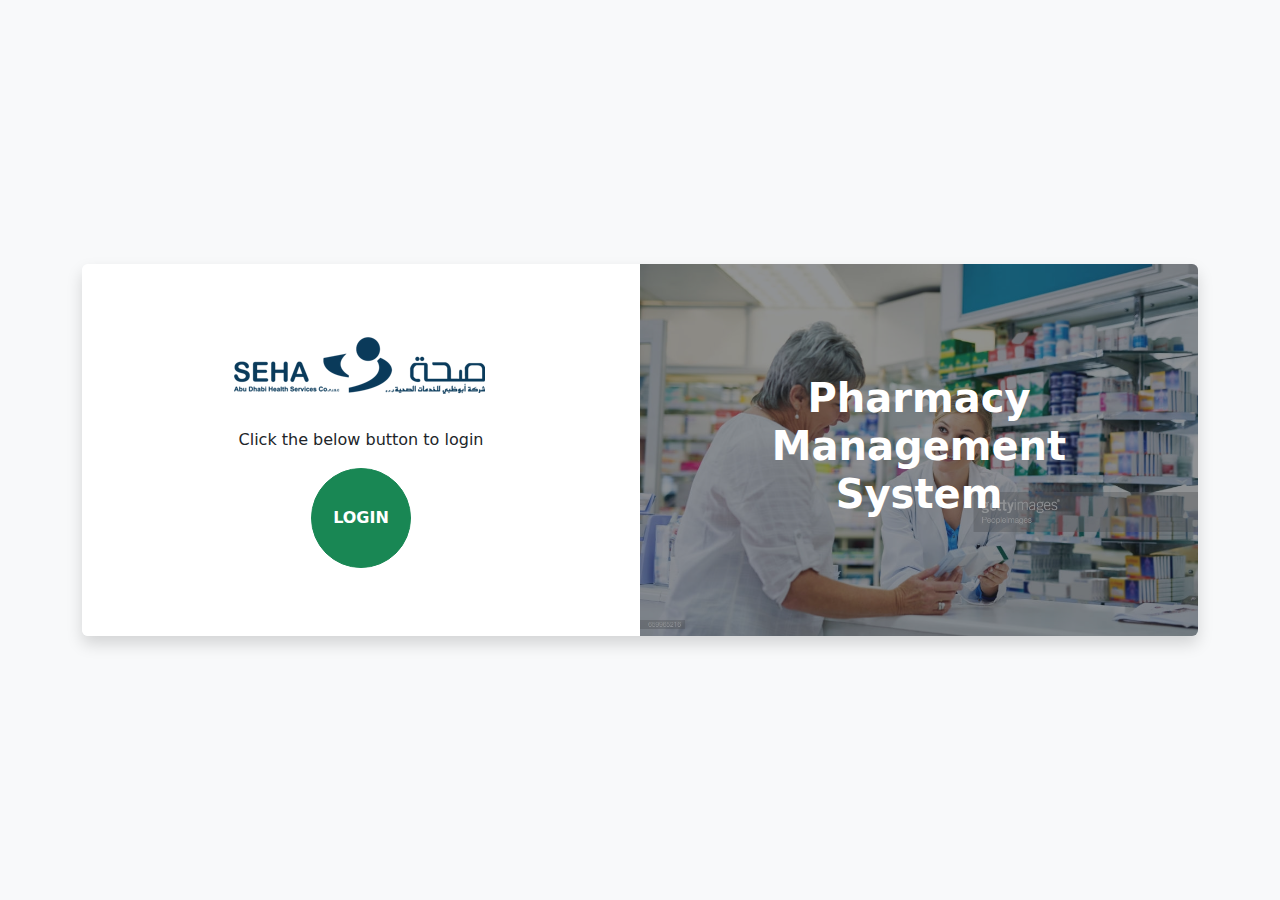
<file: index.html>
<!DOCTYPE html>
<html lang="en">

<head>
  <meta charset="UTF-8">
  <meta name="viewport" content="width=device-width, initial-scale=1.0">
  <title>SEHA Login</title>
  <link href="https://cdn.jsdelivr.net/npm/bootstrap@5.3.3/dist/css/bootstrap.min.css" rel="stylesheet">
</head>

<body class="bg-light d-flex justify-content-center align-items-center min-vh-100">

  <div class="container">
    <div class="row shadow rounded overflow-hidden mx-auto w-100">
      <div class="col-md-6 bg-white d-flex flex-column justify-content-center align-items-center p-4">
        <img src="images/pharmacy-logo.PNG" alt="SEHA Logo" class="img-fluid mb-3">
        <p class="mb-3 text-center">Click the below button to login</p>
        <a href="mainpage.html"
          class="btn btn-success rounded-circle fw-bold d-flex justify-content-center align-items-center" style="width: 100px; height:100px" >
          LOGIN
        </a>
      </div>
      <div class="col-md-6 p-0 position-relative">
        <img src="images/pharmacy.jpg" alt="Pharmacy" class="img-fluid w-100 h-100 object-fit-cover">
        <div class="position-absolute top-0 start-0 w-100 h-100 bg-dark bg-opacity-50 d-flex flex-column justify-content-center align-items-center">
          <h1 class="fw-bold text-white text-center">Pharmacy<br>Management<br>System</h1>
        </div>
      </div>
    </div>
  </div>
        
  <script src="https://cdn.jsdelivr.net/npm/bootstrap@5.3.3/dist/js/bootstrap.bundle.min.js"></script>
</body>

</html>
</file>
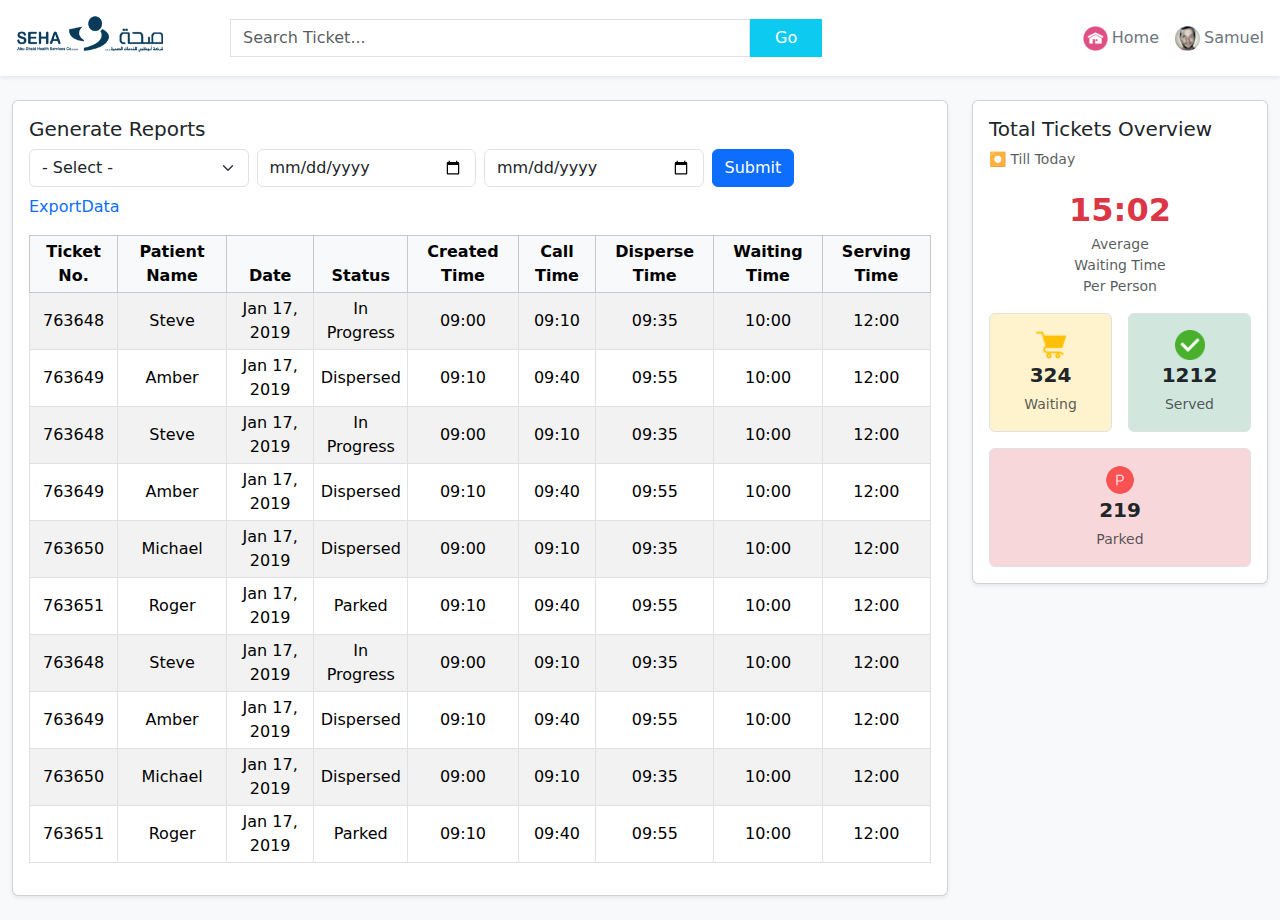
<file: dashboard.html>
<!DOCTYPE html>
<html lang="en">

<head>
  <meta charset="UTF-8">
  <meta name="viewport" content="width=device-width, initial-scale=1.0">
  <title>seha_dashboard</title>
  
  <link href="https://cdn.jsdelivr.net/npm/bootstrap@5.3.3/dist/css/bootstrap.min.css" rel="stylesheet">
</head>

<body class="bg-light">
  <nav class="navbar navbar-expand-lg bg-white shadow-sm px-3">
    <a class="navbar-brand" href="mainpage.html">
      <img src="images/pharmacy-logo.PNG" alt="Logo" style="width: 150px;height:50px" class="me-5">
    </a> 
  <div class="col-12 col-md-5">
    <input class="form-control me-2 rounded-0" type="search" placeholder="Search Ticket..." aria-label="Search">
  </div>
  <button class="btn btn-info text-white md-1 rounded-0 me-1 px-4 py-1.5" type="submit">Go</button>
    <ul class="navbar-nav ms-auto align-items-center">
      <li class="nav-item d-flex align-items-center me-3">
        <a href="mainpage.html">
          <img src="images/icons8-home-64.png" alt="Home" style="height:25px;" class="me-1">
        </a>
        <a href="mainpage.html" class="text-secondary text-decoration-none">Home</a>
      </li>
      <li class="nav-item d-flex align-items-center">
        <img src="images/user.png" alt="User" class="rounded-circle me-1" style="height:25px;">
        <span class="text-secondary">Samuel</span>
      </li>
    </ul>
  </nav>
  <div class="container-fluid py-4">
    <div class="row g-4">
      <div class="col-lg-9">
        <div class="card shadow-sm">
          <div class="card-body">
            <h2 class="h5">Generate Reports</h2>
            <div class="row g-2 mb-3">
              <div class="col-md-3">
                <select class="form-select">
                  <option>- Select -</option>
                </select>
              </div>
              <div class="col-md-3">
                <input type="date" class="form-control">
              </div>
              <div class="col-md-3">
                <input type="date" class="form-control">
              </div>
              <div class="col-md-2 ">
                <button class="btn btn-primary">Submit</button>
              </div>
              <div class="col-auto d-flex align-items-center">
                <a href="#" class="text-primary text-decoration-none">ExportData</a>
              </div>
            </div>
            <div class="table-responsive">
              <table class="table table-bordered table-striped table-sm text-center align-middle">
                <thead class="table-light">
                  <tr>
                    <th>Ticket No.</th>
                    <th>Patient Name</th>
                    <th>Date</th>
                    <th>Status</th>
                    <th>Created Time</th>
                    <th>Call Time</th>
                    <th>Disperse Time</th>
                    <th>Waiting Time</th>
                    <th>Serving Time</th>
                  </tr>
                </thead>
                <tbody>
                  <tr>
                    <td>763648</td>
                    <td>Steve</td>
                    <td>Jan 17, 2019</td>
                    <td>In Progress</td>
                    <td>09:00</td>
                    <td>09:10</td>
                    <td>09:35</td>
                    <td>10:00</td>
                    <td>12:00</td>
                  </tr>
                  <tr>
                    <td>763649</td>
                    <td>Amber</td>
                    <td>Jan 17, 2019</td>
                    <td>Dispersed</td>
                    <td>09:10</td>
                    <td>09:40</td>
                    <td>09:55</td>
                    <td>10:00</td>
                    <td>12:00</td>
                  </tr>
                  <tr>
                    <td>763648</td>
                    <td>Steve</td>
                    <td>Jan 17, 2019</td>
                    <td>In Progress</td>
                    <td>09:00</td>
                    <td>09:10</td>
                    <td>09:35</td>
                    <td>10:00</td>
                    <td>12:00</td>
                  </tr>
                  <tr>
                    <td>763649</td>
                    <td>Amber</td>
                    <td>Jan 17, 2019</td>
                    <td>Dispersed</td>
                    <td>09:10</td>
                    <td>09:40</td>
                    <td>09:55</td>
                    <td>10:00</td>
                    <td>12:00</td>
                  </tr>
                  <tr>
                    <td>763650</td>
                    <td>Michael</td>
                    <td>Jan 17, 2019</td>
                    <td>Dispersed</td>
                    <td>09:00</td>
                    <td>09:10</td>
                    <td>09:35</td>
                    <td>10:00</td>
                    <td>12:00</td>
                  </tr>
                  <tr>
                    <td>763651</td>
                    <td>Roger</td>
                    <td>Jan 17, 2019</td>
                    <td>Parked</td>
                    <td>09:10</td>
                    <td>09:40</td>
                    <td>09:55</td>
                    <td>10:00</td>
                    <td>12:00</td>
                  </tr>
                 <tr>
                    <td>763648</td>
                    <td>Steve</td>
                    <td>Jan 17, 2019</td>
                    <td>In Progress</td>
                    <td>09:00</td>
                    <td>09:10</td>
                    <td>09:35</td>
                    <td>10:00</td>
                    <td>12:00</td>
                  </tr>
                  <tr>
                    <td>763649</td>
                    <td>Amber</td>
                    <td>Jan 17, 2019</td>
                    <td>Dispersed</td>
                    <td>09:10</td>
                    <td>09:40</td>
                    <td>09:55</td>
                    <td>10:00</td>
                    <td>12:00</td>
                  </tr>
                  <tr>
                    <td>763650</td>
                    <td>Michael</td>
                    <td>Jan 17, 2019</td>
                    <td>Dispersed</td>
                    <td>09:00</td>
                    <td>09:10</td>
                    <td>09:35</td>
                    <td>10:00</td>
                    <td>12:00</td>
                  </tr>
                  <tr>
                    <td>763651</td>
                    <td>Roger</td>
                    <td>Jan 17, 2019</td>
                    <td>Parked</td>
                    <td>09:10</td>
                    <td>09:40</td>
                    <td>09:55</td>
                    <td>10:00</td>
                    <td>12:00</td>
                  </tr> 
                </tbody>
              </table>
            </div>

          </div>
        </div>
      </div>
      <div class="col-lg-3">
        <div class="card shadow-sm">
          <div class="card-body">
            <h2 class="h5">Total Tickets Overview</h2>
            <p class="text-muted small">⏺ Till Today</p>
            <div class="text-center my-3">
              <div class="fs-2 fw-bold text-danger">15:02</div>
              <p class="text-muted small mb-0">Average<br>Waiting Time<br><span class="fw-normal">Per Person</span></p>
            </div>
            <div class="row g-3">
              <div class="col-6">
                <div class="border rounded p-3 text-center bg-warning-subtle">
                  <img src="images/shopping-cart.png" alt="Waiting" style="height:30px;">
                  <p class="fs-5 fw-bold mb-1">324</p>
                  <p class="small text-muted mb-0">Waiting</p>
                </div>
              </div>
              <div class="col-6">
                <div class="border rounded p-3 text-center bg-success-subtle">
                  <img src="images/circle.png" alt="Served" style="height:30px;">
                  <p class="fs-5 fw-bold mb-1">1212</p>
                  <p class="small text-muted mb-0">Served</p>
                </div>
              </div>
              <div class="col-12">
                <div class="border rounded p-3 text-center bg-danger-subtle">
                  <img src="images/icons8-circled-p-50.png" alt="Parked" style="height:30px;">
                  <p class="fs-5 fw-bold mb-1">219</p>
                  <p class="small text-muted mb-0">Parked</p>
                </div>
              </div>
            </div>

          </div>
        </div>
      </div>
    </div>
  </div>
  <script src="https://cdn.jsdelivr.net/npm/bootstrap@5.3.3/dist/js/bootstrap.bundle.min.js"></script>
</body>

</html>
</file>
